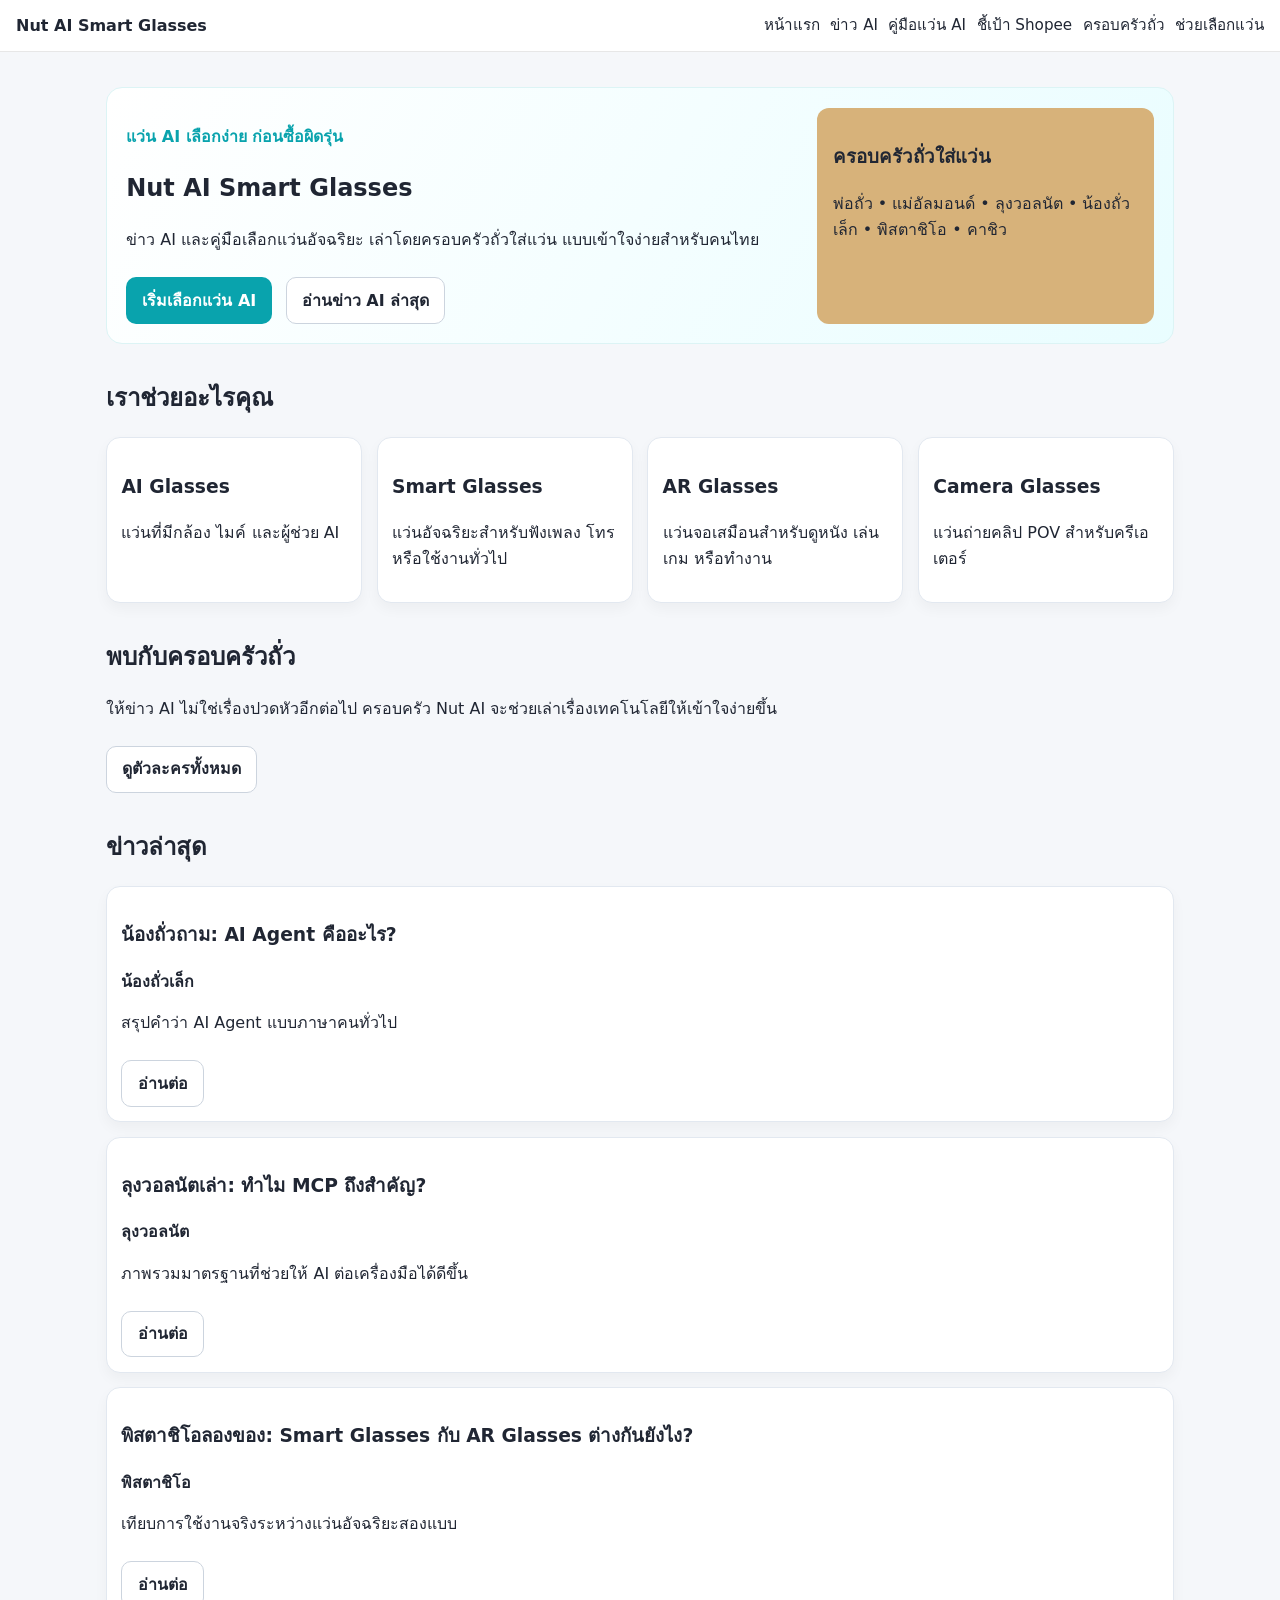
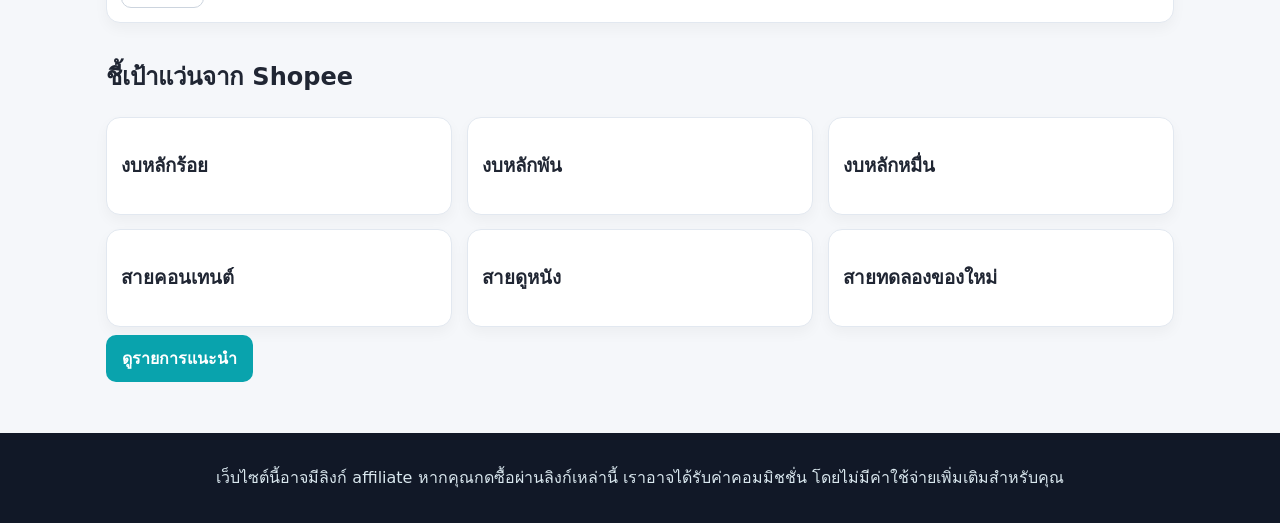
<file: index.html>
<!doctype html>
<html lang="th">
  <head>
    <meta charset="UTF-8" />
    <meta name="viewport" content="width=device-width, initial-scale=1.0" />
    <title>Nut AI Smart Glasses | แว่น AI เลือกง่าย ก่อนซื้อผิดรุ่น</title>
    <meta name="description" content="Nut AI Smart Glasses: ข่าว AI และคู่มือเลือกแว่นอัจฉริยะ Smart Glasses / AR Glasses สำหรับคนไทย พร้อมชี้เป้าแว่น AI Shopee" />
    <link rel="stylesheet" href="src/styles.css" />
  </head>
  <body>
    <header class="site-header">
      <a class="brand" href="index.html">Nut AI Smart Glasses</a>
      <nav>
        <a href="index.html">หน้าแรก</a>
        <a href="ai-news.html">ข่าว AI</a>
        <a href="guide.html">คู่มือแว่น AI</a>
        <a href="shopee-picks.html">ชี้เป้า Shopee</a>
        <a href="nut-family.html">ครอบครัวถั่ว</a>
        <a href="quiz.html">ช่วยเลือกแว่น</a>
      </nav>
    </header>

    <main>
      <section class="hero">
        <div>
          <p class="kicker">แว่น AI เลือกง่าย ก่อนซื้อผิดรุ่น</p>
          <h1>Nut AI Smart Glasses</h1>
          <p>ข่าว AI และคู่มือเลือกแว่นอัจฉริยะ เล่าโดยครอบครัวถั่วใส่แว่น แบบเข้าใจง่ายสำหรับคนไทย</p>
          <div class="cta-row">
            <a class="btn btn-primary" href="quiz.html">เริ่มเลือกแว่น AI</a>
            <a class="btn btn-secondary" href="ai-news.html">อ่านข่าว AI ล่าสุด</a>
          </div>
        </div>
        <div class="mascot">
          <h3>ครอบครัวถั่วใส่แว่น</h3>
          <p>พ่อถั่ว • แม่อัลมอนด์ • ลุงวอลนัต • น้องถั่วเล็ก • พิสตาชิโอ • คาชิว</p>
        </div>
      </section>

      <section>
        <h2>เราช่วยอะไรคุณ</h2>
        <div class="grid cards-4">
          <article class="card"><h3>AI Glasses</h3><p>แว่นที่มีกล้อง ไมค์ และผู้ช่วย AI</p></article>
          <article class="card"><h3>Smart Glasses</h3><p>แว่นอัจฉริยะสำหรับฟังเพลง โทร หรือใช้งานทั่วไป</p></article>
          <article class="card"><h3>AR Glasses</h3><p>แว่นจอเสมือนสำหรับดูหนัง เล่นเกม หรือทำงาน</p></article>
          <article class="card"><h3>Camera Glasses</h3><p>แว่นถ่ายคลิป POV สำหรับครีเอเตอร์</p></article>
        </div>
      </section>

      <section>
        <h2>พบกับครอบครัวถั่ว</h2>
        <p>ให้ข่าว AI ไม่ใช่เรื่องปวดหัวอีกต่อไป ครอบครัว Nut AI จะช่วยเล่าเรื่องเทคโนโลยีให้เข้าใจง่ายขึ้น</p>
        <a class="btn btn-secondary" href="nut-family.html">ดูตัวละครทั้งหมด</a>
      </section>

      <section>
        <h2>ข่าวล่าสุด</h2>
        <div class="grid" id="latest-articles"></div>
      </section>

      <section>
        <h2>ชี้เป้าแว่นจาก Shopee</h2>
        <div class="grid cards-3">
          <article class="card"><h3>งบหลักร้อย</h3></article>
          <article class="card"><h3>งบหลักพัน</h3></article>
          <article class="card"><h3>งบหลักหมื่น</h3></article>
          <article class="card"><h3>สายคอนเทนต์</h3></article>
          <article class="card"><h3>สายดูหนัง</h3></article>
          <article class="card"><h3>สายทดลองของใหม่</h3></article>
        </div>
        <a class="btn btn-primary" href="shopee-picks.html">ดูรายการแนะนำ</a>
      </section>
    </main>

    <footer class="site-footer">
      <p>เว็บไซต์นี้อาจมีลิงก์ affiliate หากคุณกดซื้อผ่านลิงก์เหล่านี้ เราอาจได้รับค่าคอมมิชชั่น โดยไม่มีค่าใช้จ่ายเพิ่มเติมสำหรับคุณ</p>
    </footer>

    <script type="module" src="src/home.js"></script>
  </body>
</html>
</file>
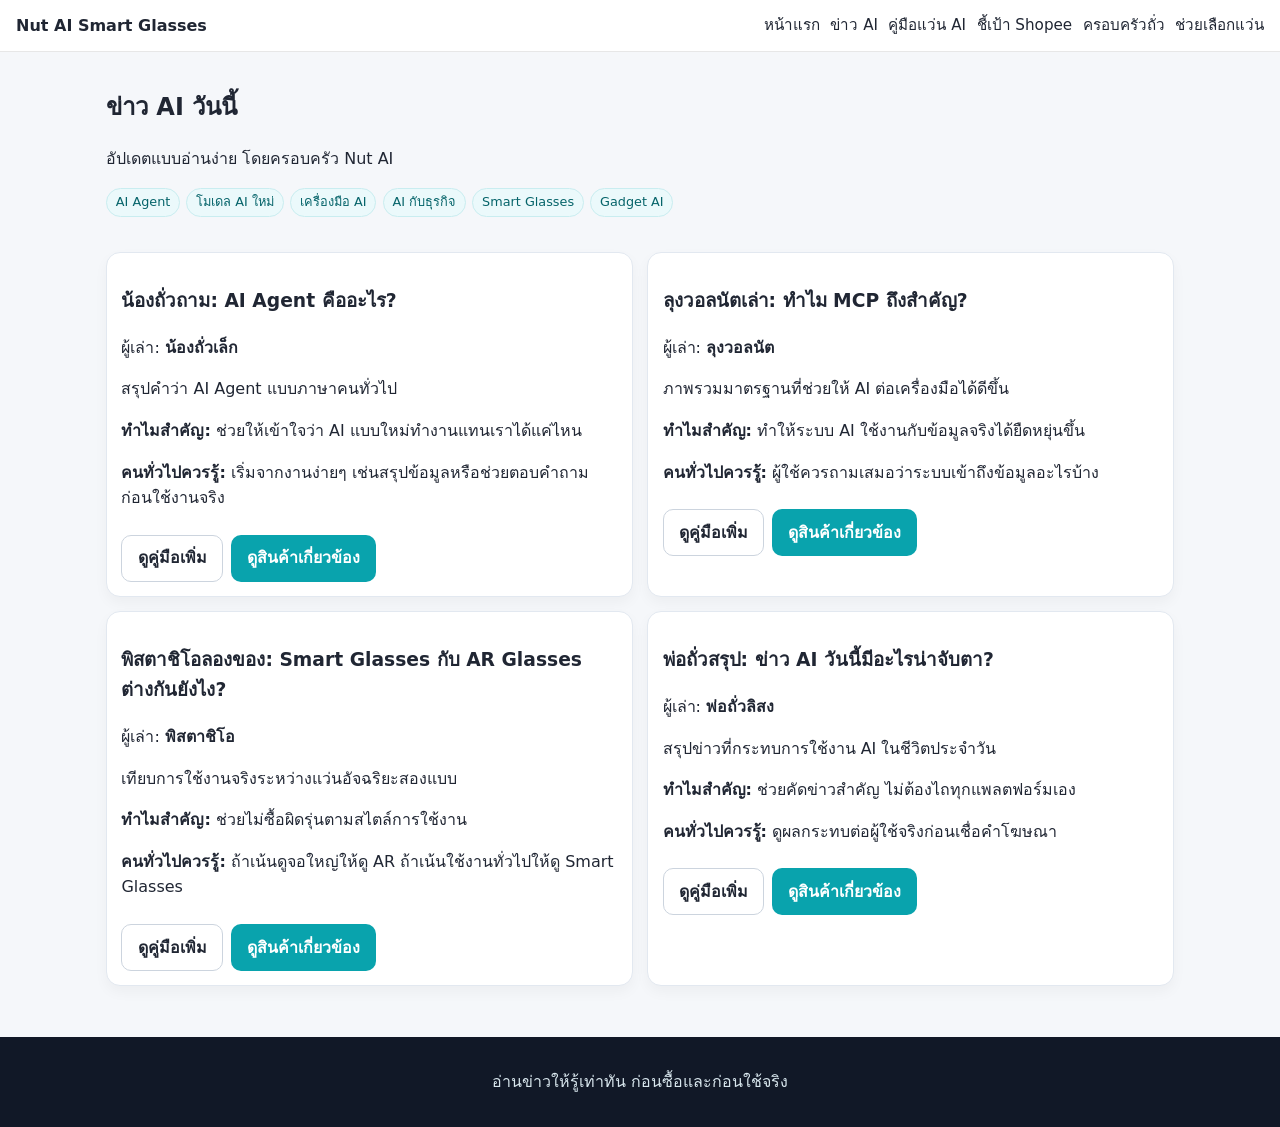
<file: ai-news.html>
<!doctype html>
<html lang="th">
<head>
  <meta charset="UTF-8" /><meta name="viewport" content="width=device-width, initial-scale=1.0" />
  <title>ข่าว AI วันนี้ | Nut AI Smart Glasses</title>
  <meta name="description" content="อัปเดตข่าว AI วันนี้ AI Agent โมเดลใหม่ Smart Glasses และ Gadget AI" />
  <link rel="stylesheet" href="src/styles.css" />
</head>
<body>
  <header class="site-header">
    <a class="brand" href="index.html">Nut AI Smart Glasses</a>
    <nav><a href="index.html">หน้าแรก</a><a href="ai-news.html">ข่าว AI</a><a href="guide.html">คู่มือแว่น AI</a><a href="shopee-picks.html">ชี้เป้า Shopee</a><a href="nut-family.html">ครอบครัวถั่ว</a><a href="quiz.html">ช่วยเลือกแว่น</a></nav>
  </header>
  <main>
    <section><h1>ข่าว AI วันนี้</h1><p>อัปเดตแบบอ่านง่าย โดยครอบครัว Nut AI</p><div class="chip-row"><span class="chip">AI Agent</span><span class="chip">โมเดล AI ใหม่</span><span class="chip">เครื่องมือ AI</span><span class="chip">AI กับธุรกิจ</span><span class="chip">Smart Glasses</span><span class="chip">Gadget AI</span></div></section>
    <section><div class="grid cards-2" id="news-grid"></div></section>
  </main>
  <footer class="site-footer"><p>อ่านข่าวให้รู้เท่าทัน ก่อนซื้อและก่อนใช้จริง</p></footer>
  <script type="module" src="src/ai-news.js"></script>
</body>
</html>
</file>
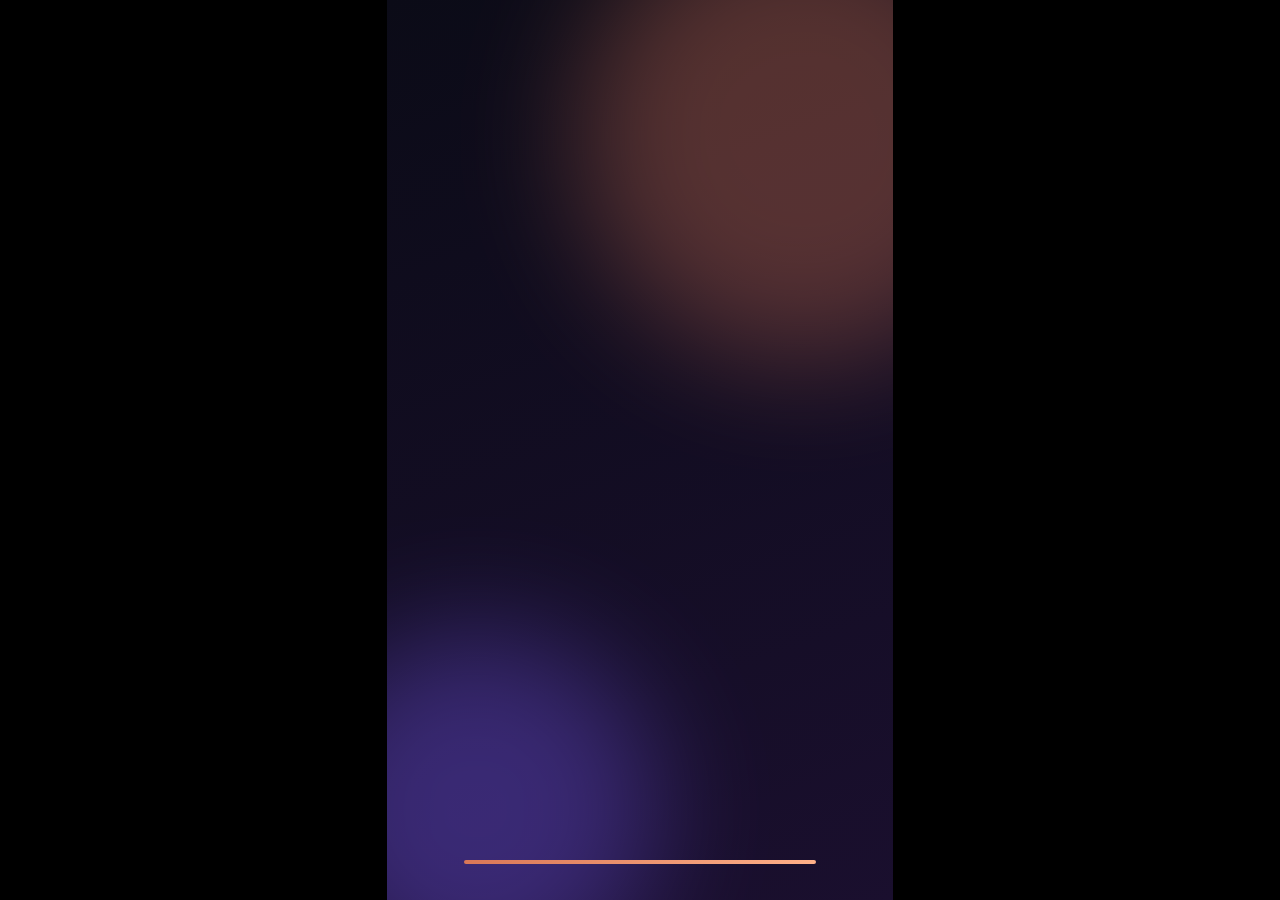
<file: clip.html>
<!DOCTYPE html>
<html lang="th">
<head>
<meta charset="UTF-8" />
<title>วิธีทำคลิปด้วย Claude Design</title>
<link href="https://fonts.googleapis.com/css2?family=Prompt:wght@300;500;700;900&display=swap" rel="stylesheet">
<style>
  :root {
    --bg1: #0b0b17;
    --bg2: #1a0f2e;
    --accent: #d97757;
    --accent2: #ffb088;
    --text: #f5f5f0;
    --muted: #b8b8b0;
  }
  * { box-sizing: border-box; margin: 0; padding: 0; }
  html, body {
    height: 100%;
    background: #000;
    font-family: 'Prompt', sans-serif;
    color: var(--text);
    overflow: hidden;
  }
  .stage {
    width: 100vh;
    max-width: calc(100vh * 9 / 16);
    aspect-ratio: 9 / 16;
    height: 100vh;
    margin: 0 auto;
    position: relative;
    background: linear-gradient(160deg, var(--bg1) 0%, var(--bg2) 100%);
    overflow: hidden;
  }
  .scene {
    position: absolute;
    inset: 0;
    opacity: 0;
    padding: 8vh 6vw;
    display: flex;
    flex-direction: column;
    justify-content: center;
    align-items: center;
    text-align: center;
    animation: sceneFade 60s linear forwards;
  }
  .scene h1 {
    font-size: 7.5vh;
    font-weight: 900;
    line-height: 1.1;
    letter-spacing: -0.02em;
    background: linear-gradient(135deg, var(--accent2), var(--accent));
    -webkit-background-clip: text;
    background-clip: text;
    color: transparent;
  }
  .scene h2 {
    font-size: 5vh;
    font-weight: 700;
    line-height: 1.2;
    margin-bottom: 2vh;
  }
  .scene .step {
    display: inline-block;
    padding: 1.2vh 3vw;
    border-radius: 999px;
    background: var(--accent);
    color: #1a0f2e;
    font-weight: 700;
    font-size: 2.8vh;
    margin-bottom: 3vh;
    letter-spacing: 0.05em;
  }
  .scene p {
    font-size: 3.2vh;
    font-weight: 300;
    line-height: 1.5;
    color: var(--muted);
    max-width: 85%;
  }
  .scene .big {
    font-size: 4vh;
    color: var(--text);
    font-weight: 500;
  }
  .tag {
    position: absolute;
    top: 4vh;
    left: 6vw;
    font-size: 2.2vh;
    font-weight: 500;
    color: var(--accent2);
    letter-spacing: 0.2em;
    text-transform: uppercase;
  }
  .progress {
    position: absolute;
    bottom: 4vh;
    left: 6vw;
    right: 6vw;
    height: 0.5vh;
    background: rgba(255,255,255,0.1);
    border-radius: 999px;
    overflow: hidden;
  }
  .progress::after {
    content: "";
    display: block;
    height: 100%;
    background: linear-gradient(90deg, var(--accent), var(--accent2));
    width: 0;
    animation: progress 60s linear forwards;
  }
  .caption {
    position: absolute;
    bottom: 9vh;
    left: 6vw;
    right: 6vw;
    font-size: 2.6vh;
    font-weight: 500;
    color: var(--text);
    background: rgba(0,0,0,0.45);
    padding: 2vh 3vw;
    border-radius: 2vh;
    backdrop-filter: blur(6px);
    line-height: 1.4;
  }
  .orb {
    position: absolute;
    border-radius: 50%;
    filter: blur(60px);
    opacity: 0.35;
  }
  .orb.a { width: 50vh; height: 50vh; background: var(--accent); top: -10vh; right: -15vh; }
  .orb.b { width: 40vh; height: 40vh; background: #7b5cff; bottom: -10vh; left: -10vh; }

  /* Timing: 6 scenes × 10s = 60s */
  .scene:nth-child(1) { animation-delay:  0s; }
  .scene:nth-child(2) { animation-delay: 10s; }
  .scene:nth-child(3) { animation-delay: 20s; }
  .scene:nth-child(4) { animation-delay: 30s; }
  .scene:nth-child(5) { animation-delay: 40s; }
  .scene:nth-child(6) { animation-delay: 50s; }

  @keyframes sceneFade {
    0%   { opacity: 0; transform: translateY(3vh) scale(0.98); }
    1.5% { opacity: 1; transform: translateY(0) scale(1); }
    15%  { opacity: 1; transform: translateY(0) scale(1); }
    16.7%{ opacity: 0; transform: translateY(-2vh) scale(1.01); }
    100% { opacity: 0; }
  }
  @keyframes progress {
    0% { width: 0; } 100% { width: 100%; }
  }
  @keyframes float {
    0%, 100% { transform: translate(0,0); }
    50% { transform: translate(2vh, -2vh); }
  }
  .orb.a { animation: float 12s ease-in-out infinite; }
  .orb.b { animation: float 14s ease-in-out infinite reverse; }

  .mock {
    width: 70%;
    aspect-ratio: 9 / 16;
    background: #15152a;
    border: 2px solid var(--accent);
    border-radius: 3vh;
    margin-top: 4vh;
    padding: 3vh 2vh;
    display: flex;
    flex-direction: column;
    gap: 1.5vh;
    box-shadow: 0 0 60px rgba(217,119,87,0.25);
  }
  .mock .bar { height: 1.5vh; background: rgba(255,255,255,0.08); border-radius: 1vh; }
  .mock .bar.s { width: 60%; }
  .mock .bar.m { width: 85%; }
  .mock .bar.hl { background: var(--accent2); width: 70%; }

  .chips { display:flex; gap: 2vh; flex-wrap: wrap; justify-content: center; margin-top: 3vh; }
  .chip {
    padding: 1.5vh 3vw;
    border: 1.5px solid var(--accent);
    border-radius: 999px;
    font-size: 2.6vh;
    color: var(--text);
    font-weight: 500;
  }
  .chip.on { background: var(--accent); color: #1a0f2e; }
</style>
</head>
<body>
  <div class="stage">
    <div class="orb a"></div>
    <div class="orb b"></div>

    <!-- Scene 1: Title -->
    <div class="scene">
      <div class="tag">CLAUDE DESIGN · 9:16</div>
      <h1>วิธีทำคลิป<br/>ด้วย Claude Design</h1>
      <p style="margin-top:4vh">สร้างคลิปโซเชียล 1 นาที<br/>ง่าย สวย เสร็จไว</p>
      <div class="caption">สวัสดีครับ วันนี้จะมาสอนวิธีทำคลิปโซเชียลแนวตั้งด้วย Claude Design แบบเร็ว ๆ</div>
    </div>

    <!-- Scene 2: Step 1 -->
    <div class="scene">
      <div class="tag">STEP 1 / 4</div>
      <span class="step">ขั้นตอนที่ 1</span>
      <h2>บอก Claude<br/>ว่าอยากได้คลิปแบบไหน</h2>
      <p>พิมพ์ไอเดีย ธีม และความยาว<br/>เช่น “คลิป 9:16 สอนทำอาหาร 1 นาที”</p>
      <div class="caption">ขั้นแรก บอก Claude ว่าคุณอยากได้คลิปเกี่ยวกับอะไร และยาวเท่าไหร่</div>
    </div>

    <!-- Scene 3: Step 2 -->
    <div class="scene">
      <div class="tag">STEP 2 / 4</div>
      <span class="step">ขั้นตอนที่ 2</span>
      <h2>เลือกอัตราส่วน 9:16</h2>
      <div class="chips">
        <div class="chip">16:9</div>
        <div class="chip">1:1</div>
        <div class="chip on">9:16</div>
      </div>
      <p style="margin-top:4vh">ให้เหมาะกับ TikTok, Reels, Shorts</p>
      <div class="caption">เลือกอัตราส่วน 9:16 เพื่อให้คลิปพอดีกับฟีดโซเชียลบนมือถือ</div>
    </div>

    <!-- Scene 4: Step 3 -->
    <div class="scene">
      <div class="tag">STEP 3 / 4</div>
      <span class="step">ขั้นตอนที่ 3</span>
      <h2>ใส่เนื้อหา<br/>ข้อความ &amp; ภาพ</h2>
      <div class="mock">
        <div class="bar m"></div>
        <div class="bar hl"></div>
        <div class="bar s"></div>
        <div class="bar m"></div>
        <div class="bar hl"></div>
      </div>
      <div class="caption">ใส่ข้อความบรรยาย เลือกฟอนต์ สี และภาพประกอบได้ตามสไตล์ของคุณ</div>
    </div>

    <!-- Scene 5: Step 4 -->
    <div class="scene">
      <div class="tag">STEP 4 / 4</div>
      <span class="step">ขั้นตอนที่ 4</span>
      <h2>ส่งออก &amp; โพสต์</h2>
      <p class="big">MP4 · 1080×1920 · 60s</p>
      <div class="chips">
        <div class="chip on">TikTok</div>
        <div class="chip on">Reels</div>
        <div class="chip on">Shorts</div>
      </div>
      <div class="caption">สุดท้าย กดส่งออกเป็นไฟล์ MP4 แล้วนำไปโพสต์ได้ทุกแพลตฟอร์ม</div>
    </div>

    <!-- Scene 6: CTA -->
    <div class="scene">
      <div class="tag">START NOW</div>
      <h1>ลองทำเลย<br/>วันนี้!</h1>
      <p style="margin-top:4vh">Claude Design ช่วยให้คลิปของคุณ<br/>ดูโปรในไม่กี่นาที</p>
      <p style="margin-top:6vh; color: var(--accent2); font-weight:700; font-size:3.5vh">กดติดตามเพื่อดูเทคนิคเพิ่มเติม ✦</p>
      <div class="caption">ถ้าชอบคลิปนี้ อย่าลืมกดไลก์และติดตาม เจอกันใหม่คลิปหน้าครับ</div>
    </div>

    <div class="progress"></div>
  </div>
</body>
</html>
</file>
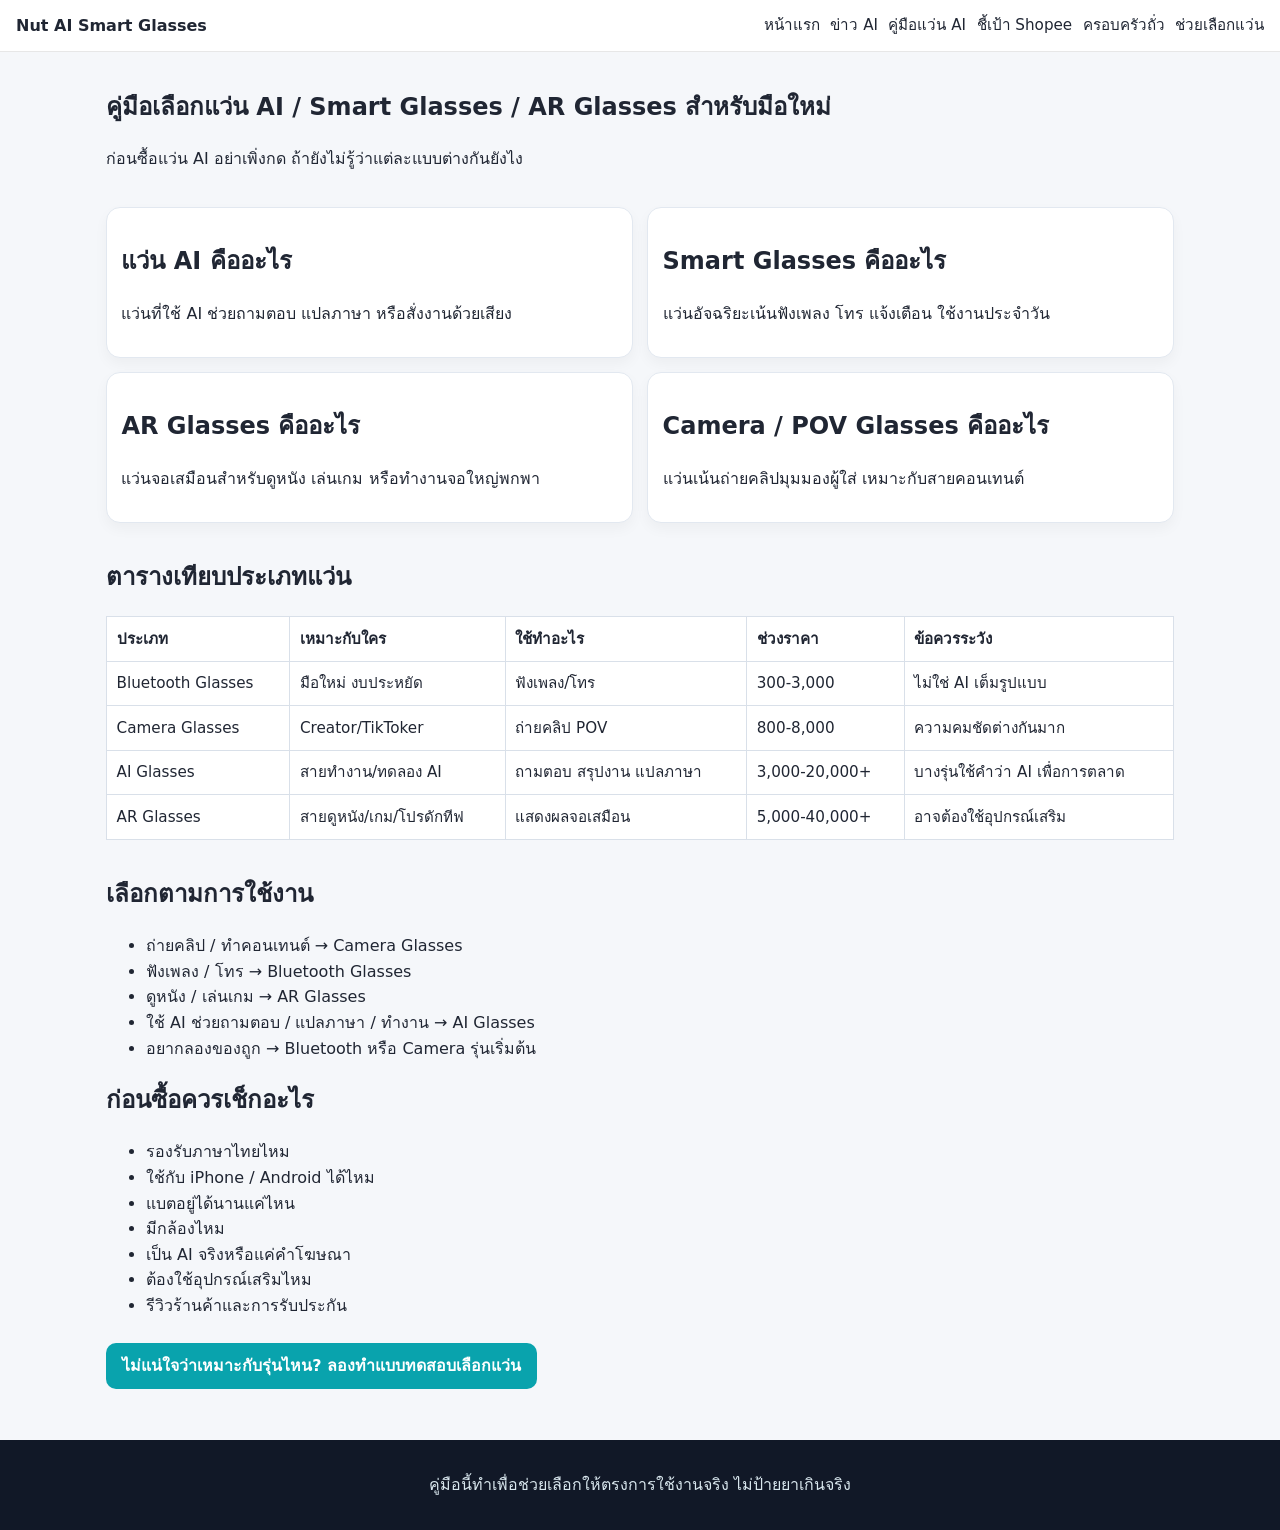
<file: guide.html>
<!doctype html>
<html lang="th">
<head>
  <meta charset="UTF-8" /><meta name="viewport" content="width=device-width, initial-scale=1.0" />
  <title>คู่มือเลือกแว่น AI / Smart Glasses / AR Glasses</title>
  <meta name="description" content="คู่มือแว่น AI สำหรับมือใหม่: แว่น AI คืออะไร ต่างจาก Smart Glasses และ AR Glasses ยังไง" />
  <link rel="stylesheet" href="src/styles.css" />
</head>
<body>
  <header class="site-header"><a class="brand" href="index.html">Nut AI Smart Glasses</a><nav><a href="index.html">หน้าแรก</a><a href="ai-news.html">ข่าว AI</a><a href="guide.html">คู่มือแว่น AI</a><a href="shopee-picks.html">ชี้เป้า Shopee</a><a href="nut-family.html">ครอบครัวถั่ว</a><a href="quiz.html">ช่วยเลือกแว่น</a></nav></header>
  <main>
    <section>
      <h1>คู่มือเลือกแว่น AI / Smart Glasses / AR Glasses สำหรับมือใหม่</h1>
      <p>ก่อนซื้อแว่น AI อย่าเพิ่งกด ถ้ายังไม่รู้ว่าแต่ละแบบต่างกันยังไง</p>
    </section>
    <section class="grid cards-2">
      <article class="card"><h2>แว่น AI คืออะไร</h2><p>แว่นที่ใช้ AI ช่วยถามตอบ แปลภาษา หรือสั่งงานด้วยเสียง</p></article>
      <article class="card"><h2>Smart Glasses คืออะไร</h2><p>แว่นอัจฉริยะเน้นฟังเพลง โทร แจ้งเตือน ใช้งานประจำวัน</p></article>
      <article class="card"><h2>AR Glasses คืออะไร</h2><p>แว่นจอเสมือนสำหรับดูหนัง เล่นเกม หรือทำงานจอใหญ่พกพา</p></article>
      <article class="card"><h2>Camera / POV Glasses คืออะไร</h2><p>แว่นเน้นถ่ายคลิปมุมมองผู้ใส่ เหมาะกับสายคอนเทนต์</p></article>
    </section>
    <section>
      <h2>ตารางเทียบประเภทแว่น</h2>
      <div class="table-wrap">
      <table>
        <thead><tr><th>ประเภท</th><th>เหมาะกับใคร</th><th>ใช้ทำอะไร</th><th>ช่วงราคา</th><th>ข้อควรระวัง</th></tr></thead>
        <tbody>
          <tr><td>Bluetooth Glasses</td><td>มือใหม่ งบประหยัด</td><td>ฟังเพลง/โทร</td><td>300-3,000</td><td>ไม่ใช่ AI เต็มรูปแบบ</td></tr>
          <tr><td>Camera Glasses</td><td>Creator/TikToker</td><td>ถ่ายคลิป POV</td><td>800-8,000</td><td>ความคมชัดต่างกันมาก</td></tr>
          <tr><td>AI Glasses</td><td>สายทำงาน/ทดลอง AI</td><td>ถามตอบ สรุปงาน แปลภาษา</td><td>3,000-20,000+</td><td>บางรุ่นใช้คำว่า AI เพื่อการตลาด</td></tr>
          <tr><td>AR Glasses</td><td>สายดูหนัง/เกม/โปรดักทีฟ</td><td>แสดงผลจอเสมือน</td><td>5,000-40,000+</td><td>อาจต้องใช้อุปกรณ์เสริม</td></tr>
        </tbody>
      </table>
      </div>
    </section>
    <section>
      <h2>เลือกตามการใช้งาน</h2>
      <ul><li>ถ่ายคลิป / ทำคอนเทนต์ → Camera Glasses</li><li>ฟังเพลง / โทร → Bluetooth Glasses</li><li>ดูหนัง / เล่นเกม → AR Glasses</li><li>ใช้ AI ช่วยถามตอบ / แปลภาษา / ทำงาน → AI Glasses</li><li>อยากลองของถูก → Bluetooth หรือ Camera รุ่นเริ่มต้น</li></ul>
      <h2>ก่อนซื้อควรเช็กอะไร</h2>
      <ul><li>รองรับภาษาไทยไหม</li><li>ใช้กับ iPhone / Android ได้ไหม</li><li>แบตอยู่ได้นานแค่ไหน</li><li>มีกล้องไหม</li><li>เป็น AI จริงหรือแค่คำโฆษณา</li><li>ต้องใช้อุปกรณ์เสริมไหม</li><li>รีวิวร้านค้าและการรับประกัน</li></ul>
      <a class="btn btn-primary" href="quiz.html">ไม่แน่ใจว่าเหมาะกับรุ่นไหน? ลองทำแบบทดสอบเลือกแว่น</a>
    </section>
  </main>
  <footer class="site-footer"><p>คู่มือนี้ทำเพื่อช่วยเลือกให้ตรงการใช้งานจริง ไม่ป้ายยาเกินจริง</p></footer>
</body>
</html>
</file>
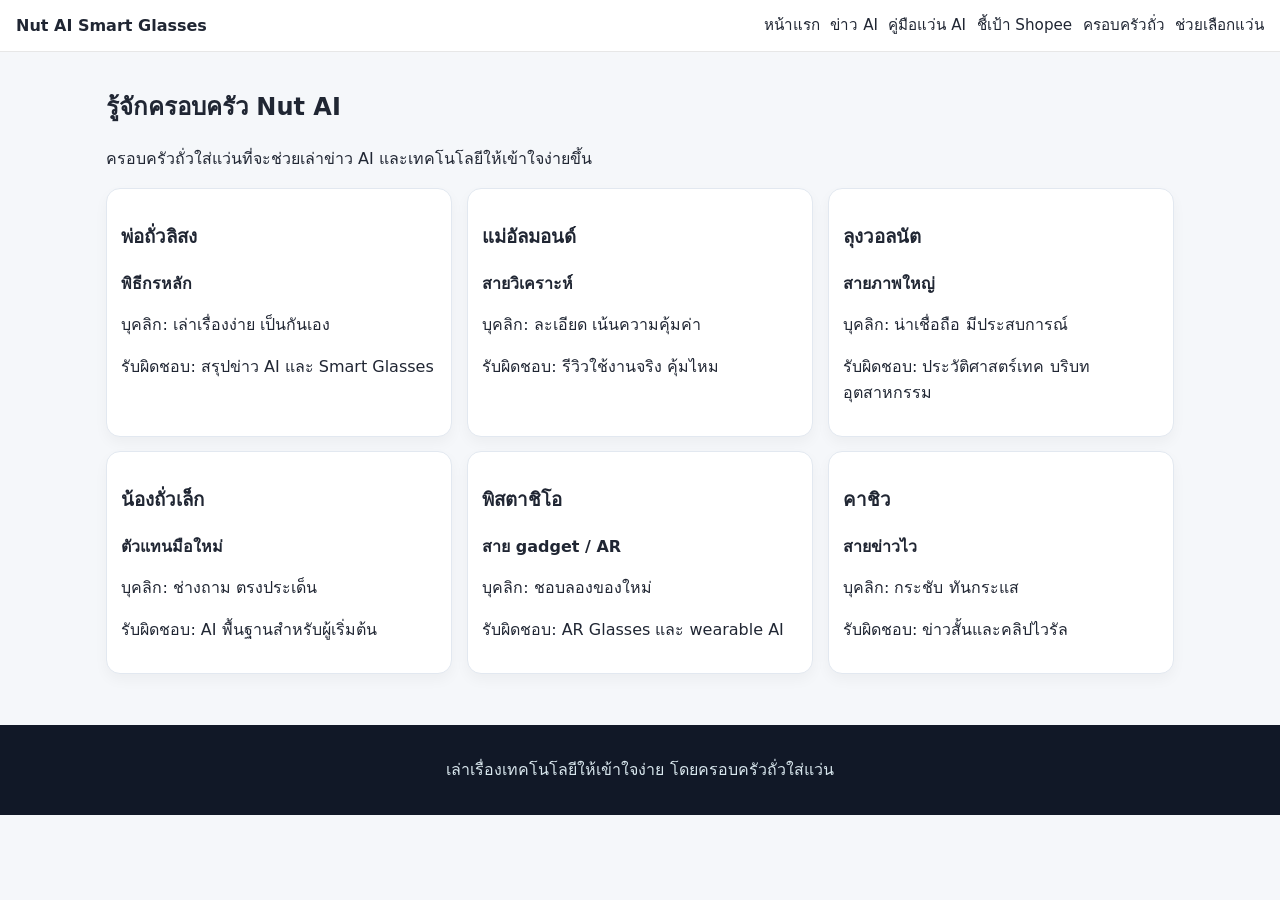
<file: nut-family.html>
<!doctype html>
<html lang="th">
<head>
  <meta charset="UTF-8" />
  <meta name="viewport" content="width=device-width, initial-scale=1.0" />
  <title>ครอบครัว Nut AI | Nut AI Smart Glasses</title>
  <meta name="description" content="รู้จักครอบครัวถั่วใส่แว่น ผู้เล่าข่าว AI และเทคโนโลยีแบบเข้าใจง่าย" />
  <link rel="stylesheet" href="src/styles.css" />
</head>
<body>
  <header class="site-header">
    <a class="brand" href="index.html">Nut AI Smart Glasses</a>
    <nav>
      <a href="index.html">หน้าแรก</a><a href="ai-news.html">ข่าว AI</a><a href="guide.html">คู่มือแว่น AI</a><a href="shopee-picks.html">ชี้เป้า Shopee</a><a href="nut-family.html">ครอบครัวถั่ว</a><a href="quiz.html">ช่วยเลือกแว่น</a>
    </nav>
  </header>
  <main>
    <section>
      <h1>รู้จักครอบครัว Nut AI</h1>
      <p>ครอบครัวถั่วใส่แว่นที่จะช่วยเล่าข่าว AI และเทคโนโลยีให้เข้าใจง่ายขึ้น</p>
      <div class="grid cards-3" id="character-grid"></div>
    </section>
  </main>
  <footer class="site-footer"><p>เล่าเรื่องเทคโนโลยีให้เข้าใจง่าย โดยครอบครัวถั่วใส่แว่น</p></footer>
  <script type="module" src="src/nut-family.js"></script>
</body>
</html>
</file>
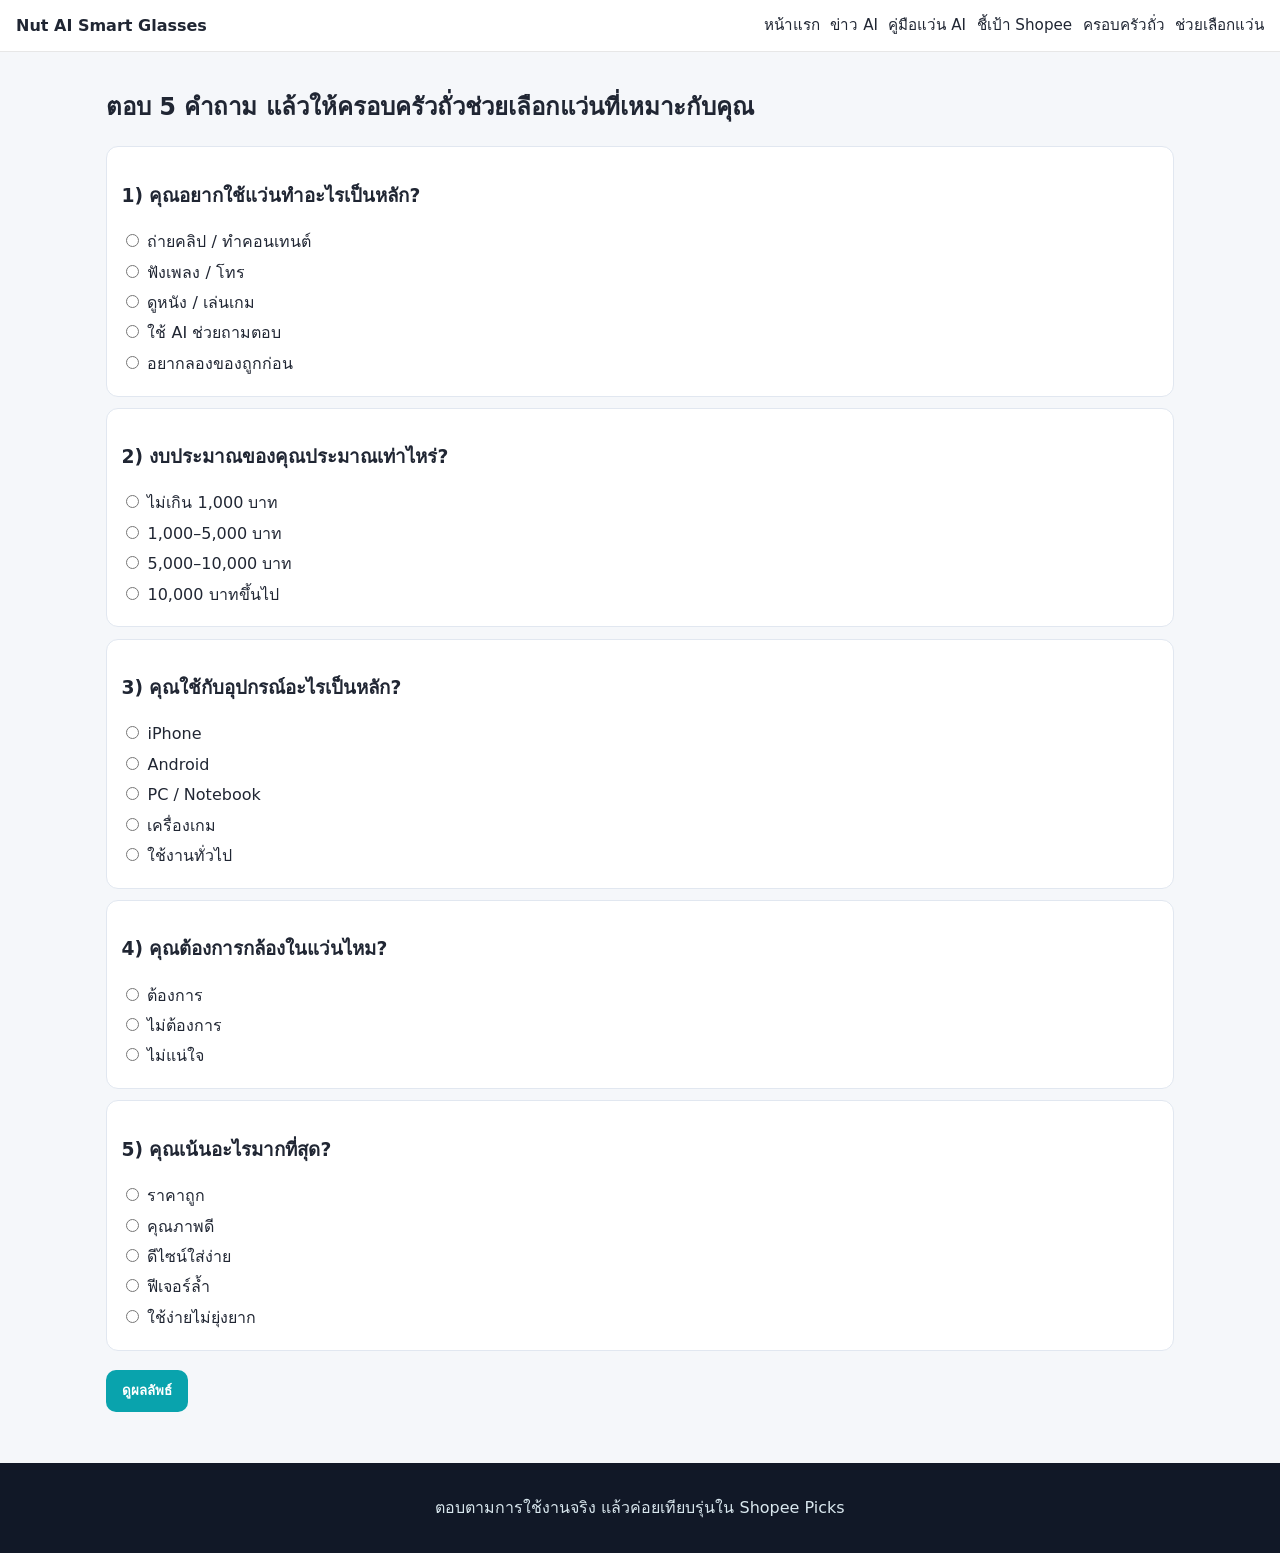
<file: quiz.html>
<!doctype html>
<html lang="th">
<head>
  <meta charset="UTF-8" /><meta name="viewport" content="width=device-width, initial-scale=1.0" />
  <title>แบบทดสอบเลือกแว่น | Nut AI Smart Glasses</title>
  <meta name="description" content="ตอบ 5 คำถามแล้วให้ครอบครัวถั่วช่วยเลือกแว่น AI ที่เหมาะกับคุณ" />
  <link rel="stylesheet" href="src/styles.css" />
</head>
<body>
  <header class="site-header"><a class="brand" href="index.html">Nut AI Smart Glasses</a><nav><a href="index.html">หน้าแรก</a><a href="ai-news.html">ข่าว AI</a><a href="guide.html">คู่มือแว่น AI</a><a href="shopee-picks.html">ชี้เป้า Shopee</a><a href="nut-family.html">ครอบครัวถั่ว</a><a href="quiz.html">ช่วยเลือกแว่น</a></nav></header>
  <main>
    <section>
      <h1>ตอบ 5 คำถาม แล้วให้ครอบครัวถั่วช่วยเลือกแว่นที่เหมาะกับคุณ</h1>
      <form id="quiz-form" class="quiz"></form>
      <button id="submit-quiz" class="btn btn-primary">ดูผลลัพธ์</button>
      <article id="quiz-result" class="card result" hidden></article>
    </section>
  </main>
  <footer class="site-footer"><p>ตอบตามการใช้งานจริง แล้วค่อยเทียบรุ่นใน Shopee Picks</p></footer>
  <script type="module" src="src/quiz.js"></script>
</body>
</html>
</file>
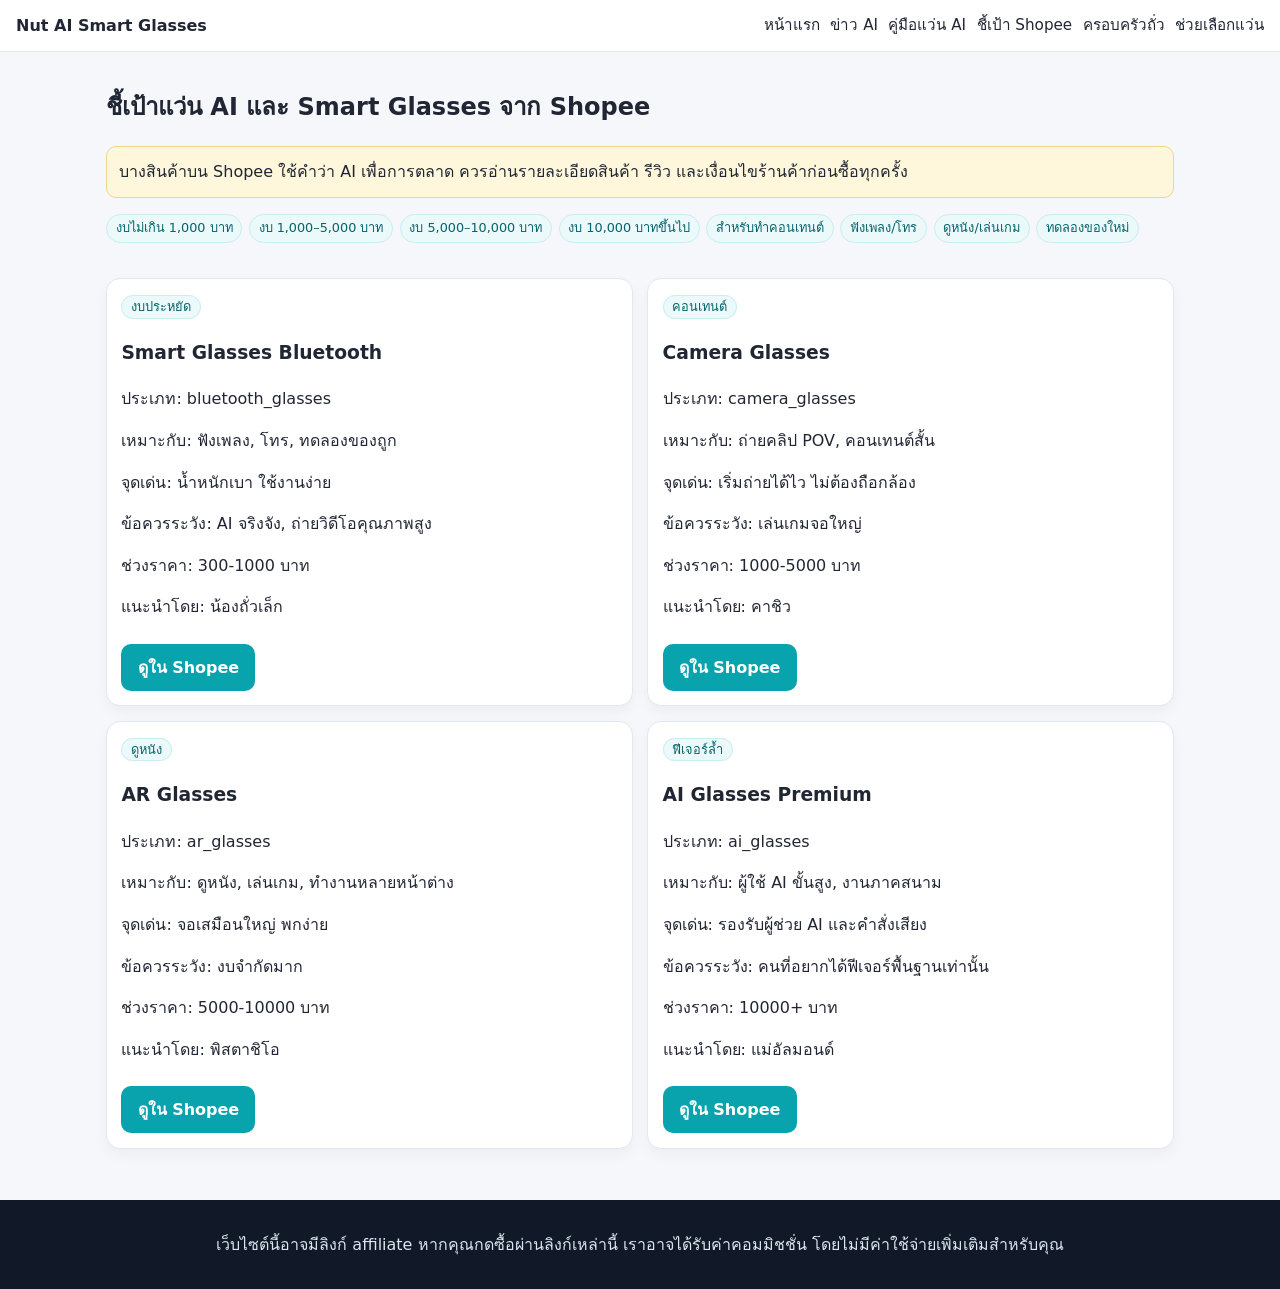
<file: shopee-picks.html>
<!doctype html>
<html lang="th">
<head>
  <meta charset="UTF-8" /><meta name="viewport" content="width=device-width, initial-scale=1.0" />
  <title>ชี้เป้าแว่น AI Shopee | Nut AI Smart Glasses</title>
  <meta name="description" content="รวมแว่น AI และ Smart Glasses จาก Shopee พร้อมคำแนะนำและข้อควรระวัง" />
  <link rel="stylesheet" href="src/styles.css" />
</head>
<body>
  <header class="site-header"><a class="brand" href="index.html">Nut AI Smart Glasses</a><nav><a href="index.html">หน้าแรก</a><a href="ai-news.html">ข่าว AI</a><a href="guide.html">คู่มือแว่น AI</a><a href="shopee-picks.html">ชี้เป้า Shopee</a><a href="nut-family.html">ครอบครัวถั่ว</a><a href="quiz.html">ช่วยเลือกแว่น</a></nav></header>
  <main>
    <section>
      <h1>ชี้เป้าแว่น AI และ Smart Glasses จาก Shopee</h1>
      <p class="warning">บางสินค้าบน Shopee ใช้คำว่า AI เพื่อการตลาด ควรอ่านรายละเอียดสินค้า รีวิว และเงื่อนไขร้านค้าก่อนซื้อทุกครั้ง</p>
      <div class="chip-row"><span class="chip">งบไม่เกิน 1,000 บาท</span><span class="chip">งบ 1,000–5,000 บาท</span><span class="chip">งบ 5,000–10,000 บาท</span><span class="chip">งบ 10,000 บาทขึ้นไป</span><span class="chip">สำหรับทำคอนเทนต์</span><span class="chip">ฟังเพลง/โทร</span><span class="chip">ดูหนัง/เล่นเกม</span><span class="chip">ทดลองของใหม่</span></div>
    </section>
    <section><div class="grid cards-2" id="product-grid"></div></section>
  </main>
  <footer class="site-footer"><p>เว็บไซต์นี้อาจมีลิงก์ affiliate หากคุณกดซื้อผ่านลิงก์เหล่านี้ เราอาจได้รับค่าคอมมิชชั่น โดยไม่มีค่าใช้จ่ายเพิ่มเติมสำหรับคุณ</p></footer>
  <script type="module" src="src/shopee-picks.js"></script>
</body>
</html>
</file>
<file: src/styles.css>
:root {
  --peanut: #d7b27a;
  --charcoal: #202633;
  --teal: #09a3ad;
  --bg: #f5f7fa;
  --card: #ffffff;
}
* { box-sizing: border-box; }
body { margin: 0; font-family: system-ui, -apple-system, Segoe UI, Roboto, sans-serif; background: var(--bg); color: var(--charcoal); line-height: 1.6; }
.site-header { position: sticky; top: 0; z-index: 10; display: flex; gap: 1rem; justify-content: space-between; align-items: center; padding: .8rem 1rem; background: #fff; border-bottom: 1px solid #e7e7e7; }
.brand { font-weight: 700; color: var(--charcoal); text-decoration: none; }
nav { display: flex; flex-wrap: wrap; gap: .65rem; }
nav a { color: var(--charcoal); text-decoration: none; font-size: .95rem; }
main { max-width: 1100px; margin: 0 auto; padding: 1rem; }
section { margin: 1.2rem 0 2.2rem; }
.hero { display: grid; grid-template-columns: 2fr 1fr; gap: 1rem; background: linear-gradient(120deg, #fff, #e9fdff); border-radius: 16px; padding: 1.2rem; border: 1px solid #dcf4f5; }
.kicker { color: var(--teal); font-weight: 700; }
.mascot { background: var(--peanut); padding: 1rem; border-radius: 12px; }
.btn { display: inline-block; padding: .6rem .95rem; border-radius: 10px; text-decoration: none; margin-right: .5rem; margin-top: .5rem; font-weight: 600; border: 1px solid transparent; }
.btn-primary { background: var(--teal); color: #fff; }
.btn-secondary { background: #fff; border-color: #ccd4de; color: var(--charcoal); }
.grid { display: grid; gap: .9rem; }
.cards-4 { grid-template-columns: repeat(4, minmax(0,1fr)); }
.cards-3 { grid-template-columns: repeat(3, minmax(0,1fr)); }
.cards-2 { grid-template-columns: repeat(2, minmax(0,1fr)); }
.card { background: var(--card); border-radius: 14px; padding: .9rem; border: 1px solid #e2e8f0; box-shadow: 0 6px 14px rgba(0,0,0,.04); }
.chip-row { display: flex; flex-wrap: wrap; gap: .4rem; }
.chip, .badge { padding: .2rem .55rem; border-radius: 999px; font-size: .8rem; background: #ebf9fb; color: #06646a; border: 1px solid #c9edf0; }
.warning { background: #fff7db; border: 1px solid #f0d58e; padding: .75rem; border-radius: 10px; }
.table-wrap { overflow-x: auto; }
table { width: 100%; border-collapse: collapse; background: #fff; }
th, td { border: 1px solid #d9e0e9; padding: .6rem; text-align: left; font-size: .95rem; }
.quiz .question { background: #fff; border: 1px solid #e1e7f0; border-radius: 12px; padding: .9rem; margin: .7rem 0; }
label { display: block; margin: .3rem 0; }
.result { margin-top: 1rem; border-left: 4px solid var(--teal); }
.site-footer { text-align: center; padding: 1rem; background: #111827; color: #d9e7ee; }
@media (max-width: 880px) {
  .hero { grid-template-columns: 1fr; }
  .cards-4, .cards-3, .cards-2 { grid-template-columns: 1fr; }
  .site-header { position: static; }
}
</file>
